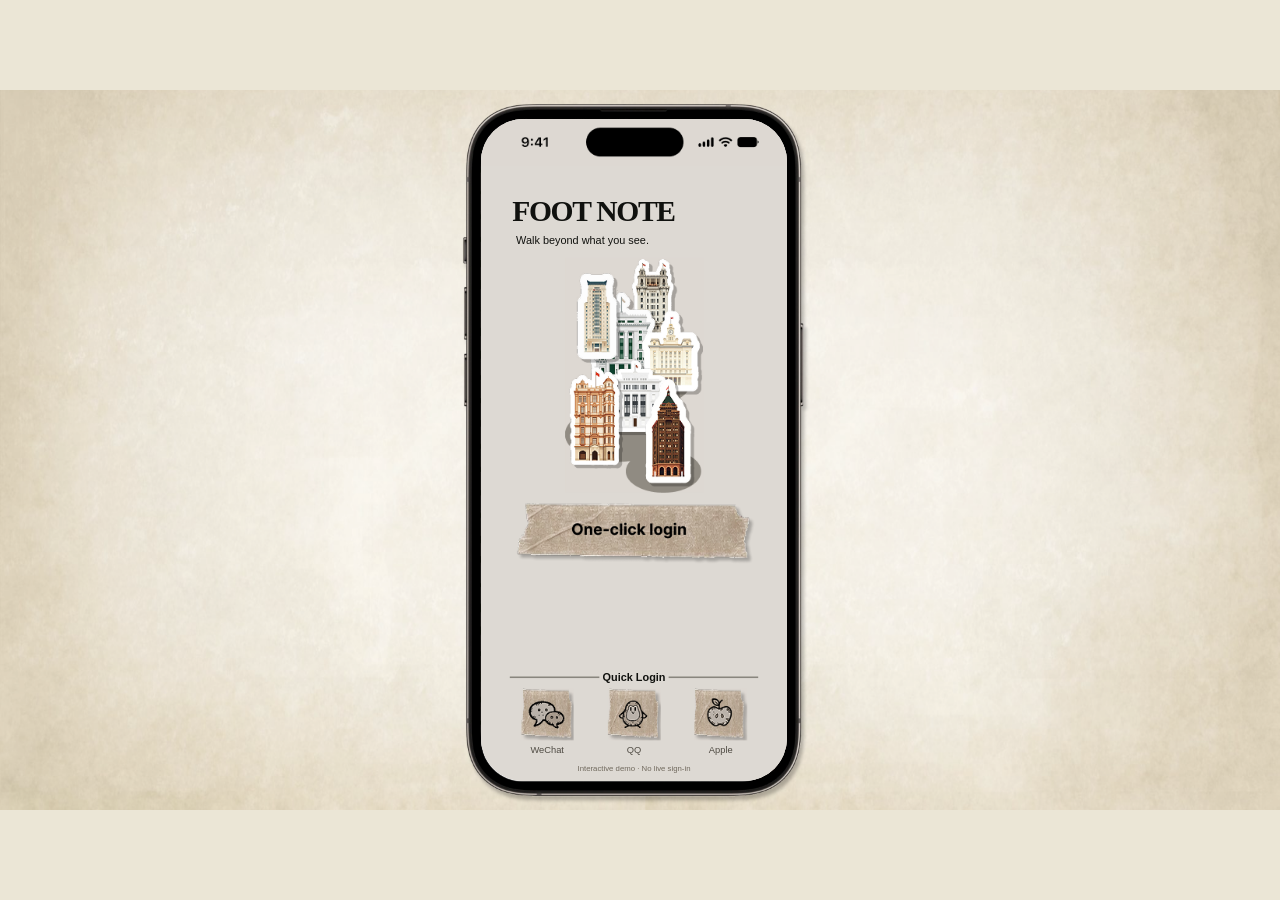
<file: site/index.html>
<!doctype html>
<html lang="en"><head><meta charset="utf-8"><meta name="viewport" content="width=device-width, initial-scale=1"><meta name="theme-color" content="#ebe6d6"><title>FOOT NOTE · Walk beyond what you see</title><link rel="stylesheet" href="viewer.css"></head><body><main class="presentation" aria-label="FOOT NOTE interactive phone preview"><div class="device-screen"><iframe allow="camera" src="app.html" title="FOOT NOTE login and city exploration" id="app-frame"></iframe></div></main><script src="viewer.js"></script></body></html>
</file>
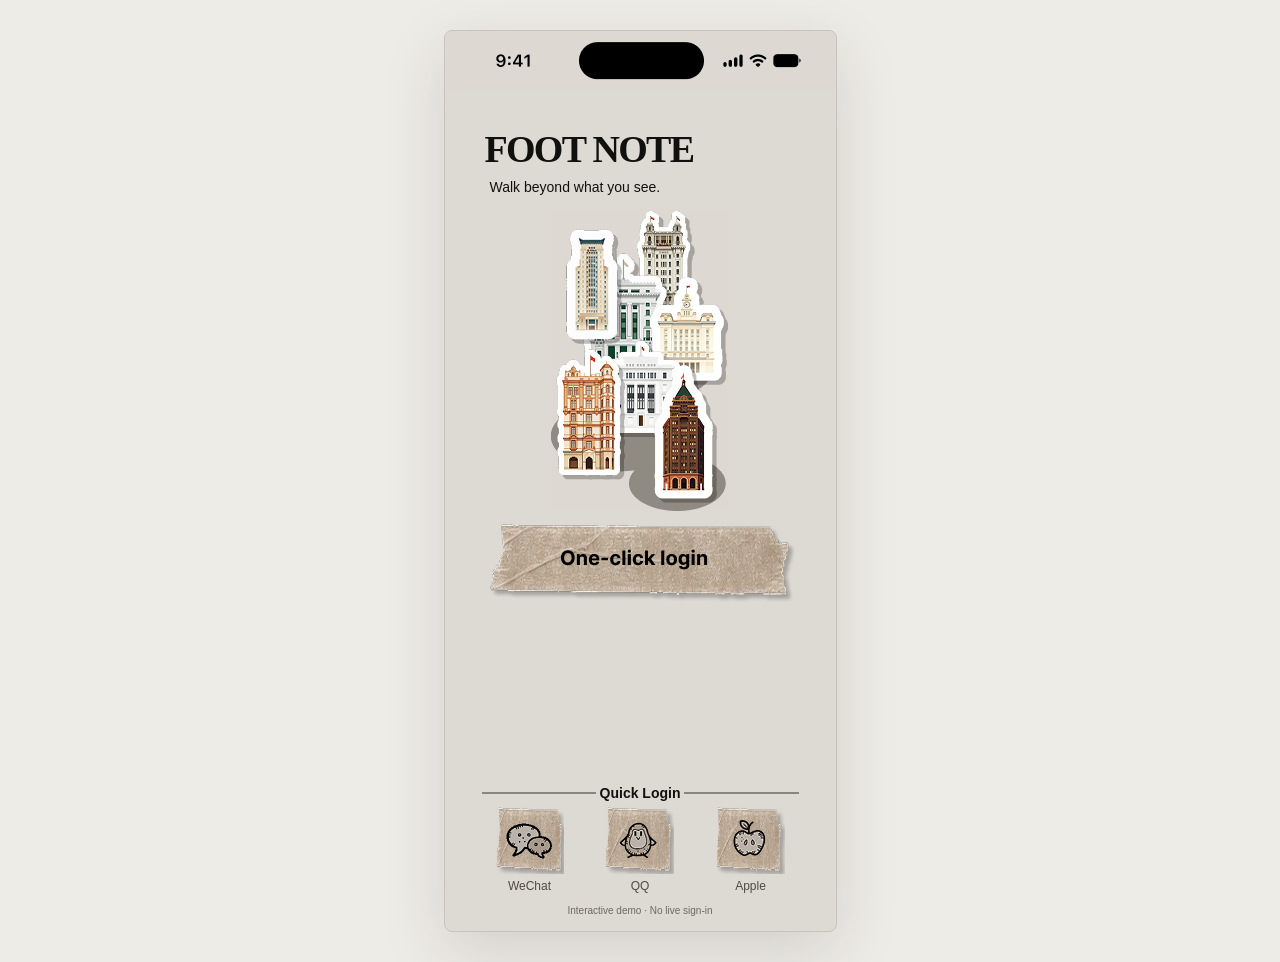
<file: site/app.html>
<!doctype html>
<html lang="en">
<head>
  <meta charset="UTF-8">
  <meta name="viewport" content="width=device-width, initial-scale=1, viewport-fit=cover">
  <meta name="theme-color" content="#ddd9d3">
  <title>FOOT NOTE · Walk beyond what you see</title>
  <link rel="stylesheet" href="styles.css?v=original-paper-3">
</head>
<body>
  <main class="phone" aria-label="FOOT NOTE login prototype">
    <div class="status" aria-hidden="true"><span>9:41</span><span class="island"></span><span class="indicators">▮▮▮ ◒ ▰</span></div>
    <header class="brand"><h1>FOOT NOTE</h1><p>Walk beyond what you see.</p></header>
    <section id="splash" class="splash" aria-label="Welcome screen">
      <div class="splash-art" role="img" aria-label="A collage of historic Shanghai building stickers"></div>
      <button id="skip" class="skip">Enter <span aria-hidden="true">↗</span></button>
    </section>
    <section id="login" class="login" aria-label="Choose a login method" hidden>
      <div class="login-art" role="img" aria-label="A collage of historic Shanghai building stickers"></div>
      <button class="paper primary" id="one-click"><span class="sr-only">One-click login</span></button>
      <div class="quick"><h2><span>Quick Login</span></h2>
        <div class="providers">
          <button class="provider" data-provider="WeChat" aria-label="Log in with WeChat"><span class="provider-art wechat" aria-hidden="true"></span><span class="provider-label">WeChat</span></button>
          <button class="provider" data-provider="QQ" aria-label="Log in with QQ"><span class="provider-art qq" aria-hidden="true"></span><span class="provider-label">QQ</span></button>
          <button class="provider" data-provider="Apple" aria-label="Log in with Apple"><span class="provider-art apple" aria-hidden="true"></span><span class="provider-label">Apple</span></button>
        </div>
      </div>
      <button class="prototype-info" id="info">Interactive demo · No live sign-in</button>
    </section>
    <section class="success" id="success" hidden aria-labelledby="success-title"><span class="success-mark" aria-hidden="true">↗</span><p class="eyebrow">YOUR WALK STARTS HERE</p><h2 id="success-title">Ready to explore the city?</h2><p>You have completed the login demo.<br>City exploration and maps are coming next.</p><button class="paper" id="restart"><span class="paper-label">Back to login</span></button></section>
  </main>
  <dialog id="auth-dialog" aria-labelledby="dialog-title">
    <form id="auth-form" novalidate>
      <div class="dialog-top"><span class="eyebrow">FOOT NOTE / DEMO</span><button type="button" class="close" id="close-dialog" aria-label="Close login dialog">×</button></div>
      <h2 id="dialog-title">Log in with your phone</h2><p id="dialog-description">Enter your phone number to try the login demo.</p>
      <div id="phone-fields"><label for="phone">Phone number</label><div class="phone-input"><span>+86</span><input id="phone" type="tel" inputmode="numeric" autocomplete="tel-national" placeholder="11-digit phone number" maxlength="11" aria-describedby="error"></div></div>
      <label class="consent"><input id="consent" type="checkbox"><span>I understand this is a demo. No verification codes will be sent or real accounts authorized.</span></label>
      <p class="error" id="error" role="alert"></p>
      <button class="paper submit" id="submit" type="submit"><span class="paper-label" id="submit-label">Try demo login</span></button>
      <p class="demo-note">Demo only. Your phone number is not saved.</p>
    </form>
  </dialog>
  <script src="app.js?v=visible-edges-4"></script>
</body>
</html>
</file>
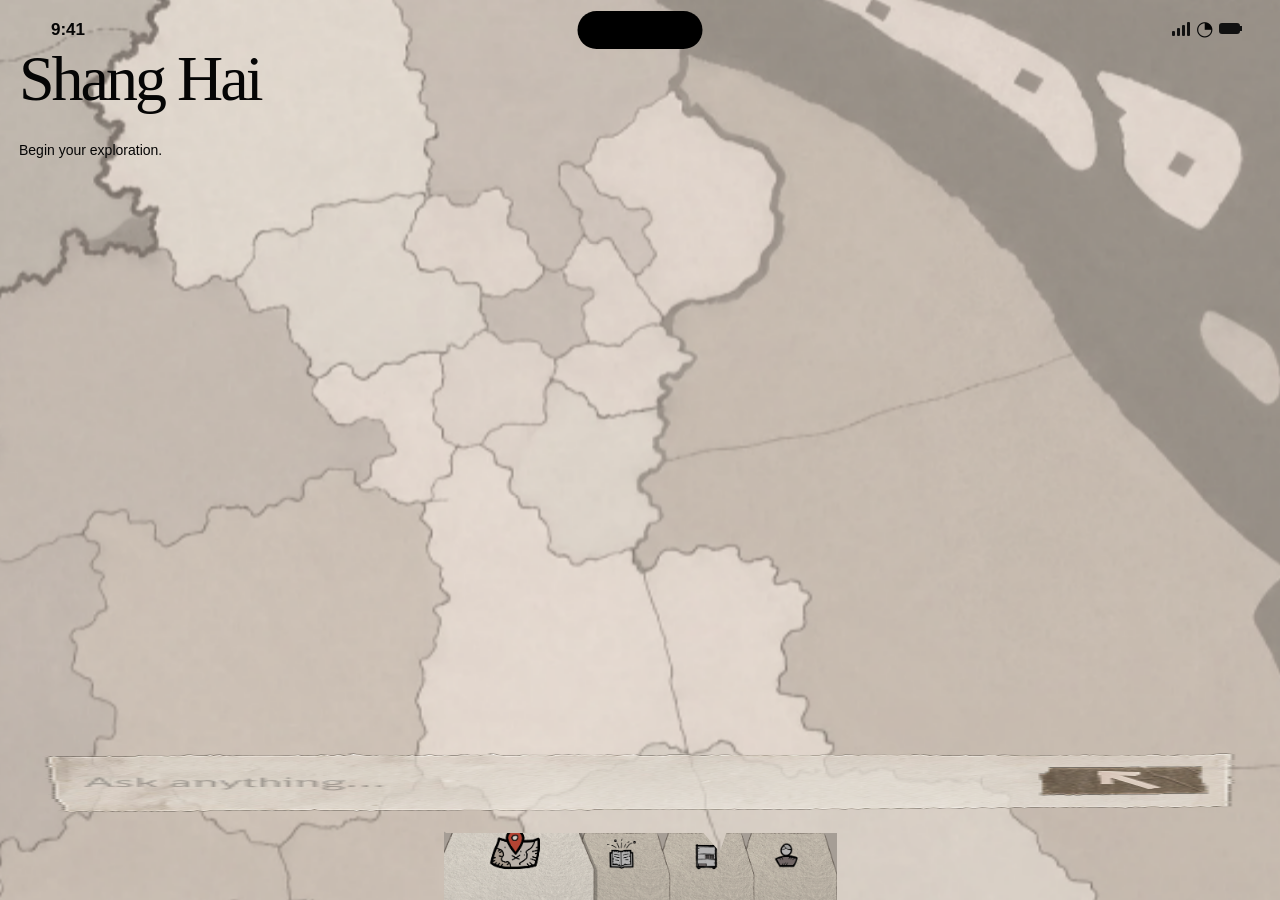
<file: site/map.html>
<!doctype html>
<html lang="en">
<head><meta charset="utf-8"><meta name="viewport" content="width=device-width,initial-scale=1,viewport-fit=cover"><meta name="theme-color" content="#b9b3ab"><title>FOOT NOTE · Map</title><link rel="stylesheet" href="guide-map-aligned.css?v=street-labels-v37"><link rel="stylesheet" href="chat.css?v=street-labels-v37"><link rel="stylesheet" href="community.css?v=street-labels-v37"><link rel="stylesheet" href="journal.css?v=street-labels-v37"><link rel="stylesheet" href="profile.css?v=street-labels-v37"><link rel="stylesheet" href="settings.css?v=street-labels-v37"><link rel="stylesheet" href="sticker-links.css?v=street-labels-v37"><link rel="stylesheet" href="journal-text.css?v=street-labels-v37"><link rel="stylesheet" href="medals.css?v=street-labels-v37"></head>
<body>
<main class="map-app" data-view="district" aria-label="FOOT NOTE city explorer">
  <div id="map-viewport" class="map-viewport" role="region" tabindex="0" aria-label="Interactive map. Drag to explore, scroll or pinch to zoom. Plus and minus keys change scale; Home returns to the Shanghai map.">
    <div id="world-layer" class="layer" hidden><div id="atlas-sheet" class="atlas-sheet"><img src="assets/world-map.svg" alt="World map" draggable="false"><img src="assets/world-map.svg" alt="" draggable="false"><img src="assets/world-map.svg" alt="" draggable="false"><button id="shanghai-marker" class="world-marker" aria-label="Explore Shanghai">Shanghai<span></span></button></div></div>
    <div id="district-layer" class="layer"><div id="district-sheet" class="detail-sheet"><img class="district-art raster-art" width="849" height="1024" src="assets/city-map-figma.png" alt="Shanghai districts" draggable="false"><button class="district-spot" data-district="Huangpu" style="left:46%;top:42%" aria-label="Learn about Huangpu District"></button><button class="district-spot" data-district="Pudong" style="left:72%;top:46%" aria-label="Learn about Pudong District"></button><button class="district-spot" data-district="Jing’an" style="left:35%;top:40%" aria-label="Learn about Jing’an District"></button><button class="district-spot" data-district="Xuhui" style="left:35%;top:57%" aria-label="Learn about Xuhui District"></button><button class="district-spot" data-district="Hongkou" style="left:55%;top:30%" aria-label="Learn about Hongkou District"></button></div></div>
    <div id="street-layer" class="layer" hidden><div id="qgis-street-map" class="qgis-street-map" hidden aria-label="Interactive QGIS street map"></div><div id="qgis-street-label-layer" class="qgis-street-label-layer" aria-hidden="true"></div><div id="street-sheet" class="detail-sheet"><img class="street-map-art raster-art" width="1771" height="1230" src="assets/street-map-figma.png" alt="Street Scale fallback map" draggable="false"><button class="street-spot" data-place="The Bund" style="left:54%;top:38%;width:46px" aria-label="Explore The Bund"></button><button class="street-spot" data-place="Yuyuan Garden" style="left:51%;top:51%;width:46px" aria-label="Learn about Yuyuan Garden"></button><button class="street-spot" data-place="Shanghai Xintiandi" style="left:46%;top:64%;width:46px" aria-label="Learn about Shanghai Xintiandi"></button><button class="street-spot" data-place="People’s Square" style="left:35%;top:55%;width:90px" aria-label="Learn about People’s Square"></button></div></div>
    <div id="architecture-layer" class="layer" hidden><div id="architecture-sheet" class="detail-sheet"><div class="reference-crop architecture-art" role="img" aria-label="Designer’s axonometric Bund waterfront with building sticker pins"></div><button class="building-spot" data-building="Riverside heritage" style="left:43px;top:226px" aria-label="Learn about the waterfront buildings"></button><button class="building-spot" data-building="HSBC Building" style="left:96px;top:246px" aria-label="Learn about HSBC Building"></button><button class="building-spot" data-building="Custom House" style="left:165px;top:264px" aria-label="Learn about Custom House"></button><button class="building-spot" data-building="Peace Hotel" style="left:231px;top:289px" aria-label="Learn about Peace Hotel"></button><button class="building-spot" data-building="Riverside heritage" style="left:291px;top:336px" aria-label="Learn about the waterfront architecture"></button><button class="building-spot" data-building="Riverside heritage" style="left:330px;top:373px" aria-label="Learn about the waterfront architecture"></button></div></div>
  </div>
  <div class="status" aria-hidden="true"><span>9:41</span><span class="island"></span><span class="signals"><i></i><i></i><i></i><i></i><b>◔</b><em></em></span></div>
  <h1 id="scale-title" class="sr-only">City Scale</h1>
  <section id="city-welcome" class="city-welcome" aria-live="polite"><h2>Shang Hai</h2><p>Begin your exploration.</p></section>
  <section id="guide-card" class="guide-card" aria-label="Contextual city guide"><button id="collapse-guide" class="collapse-guide" aria-label="Minimize introduction">−</button><p id="guide-context" class="guide-context">Shanghai · City Scale</p><div id="guide-messages" class="guide-messages" aria-live="polite"></div><button id="guide-action" class="guide-action" hidden>Explore Shanghai ↗</button></section>
  <button id="expand-guide" class="expand-guide" hidden aria-label="Show guide introduction">Read the place ↗</button>
  <form id="guide-form" class="guide-entry"><label for="guide-query" class="sr-only">Ask about the current view</label><input id="guide-query" placeholder="Ask anything..." autocomplete="off"><button type="submit" aria-label="Send message"></button></form>
  <nav class="bottom-nav" aria-label="Main navigation"><button data-panel="map" aria-label="Map" aria-current="page"></button><button data-panel="notes" aria-label="Field notes"></button><button data-panel="collection" aria-label="Collection"></button><button data-panel="profile" aria-label="Profile"></button></nav>
  <section id="info-panel" class="info-panel" hidden aria-labelledby="panel-title"><button id="panel-close" class="panel-close" aria-label="Close panel">×</button><h2 id="panel-title"></h2><div id="panel-content"></div></section>
  <span id="announcement" class="sr-only" aria-live="polite"></span>
<section id="chat-page" class="chat-page" hidden aria-label="Place conversation">
  <header id="chat-header" class="chat-header"><img id="chat-header-paper" class="chat-header-paper" src="assets/chat/75370.png" alt=""><button id="chat-back" class="chat-back" aria-label="Back to map"><img src="assets/chat/144f6.png" alt=""><span>&lt;</span></button><button id="chat-place-toggle" class="chat-place-toggle" aria-label="Expand place stories"><img id="chat-place-sticker" src="assets/chat/a2de3.png" alt=""><span id="chat-place-title">Cathay Hotel</span></button><div id="chat-film-strip" class="chat-film-strip" hidden></div><button id="chat-strip-next" class="chat-strip-next texture-control" hidden aria-label="Next story"><span>›</span></button></header>
  <div id="chat-conversation" class="chat-conversation" aria-live="polite"></div>
  <button id="chat-notebook" class="chat-notebook" aria-label="Open field notes"><img src="assets/chat/0ae5f.png" alt=""></button>
  <form id="chat-composer" class="chat-composer"><img class="chat-composer-paper" src="assets/chat/2f5fa.png" alt=""><label class="sr-only" for="chat-input">Ask about this place</label><input id="chat-input" placeholder="Ask anything…" autocomplete="off"><button id="chat-add" class="chat-add texture-control" hidden type="button" aria-label="Open task tool"><span>+</span></button><button id="chat-send" class="chat-send" type="submit" aria-label="Send message"><img class="chat-send-paper" src="assets/chat/7c7b6.png" alt=""><img class="chat-send-arrow" src="assets/chat/c44d2.png" alt=""></button></form>
</section>
<dialog id="chat-lightbox" class="chat-lightbox" aria-label="Peace Hotel photo"><button id="chat-photo-close" class="chat-photo-close texture-control" aria-label="Close photo"><span>&lt;</span></button><div class="chat-lightbox-photo"><img id="chat-photo-large" src="assets/chat/c709c.png" alt="Peace Hotel interior reference"></div><div class="chat-lightbox-peek peek-left" aria-hidden="true"><img src="assets/chat/c709c.png" alt=""></div><div class="chat-lightbox-peek peek-right" aria-hidden="true"><img src="assets/chat/c709c.png" alt=""></div></dialog>
<section id="chat-camera" class="chat-camera" hidden aria-label="Task completion tool"><img id="camera-reference" class="camera-reference" hidden src="assets/chat/1a2b8.png" alt="Reference scene of an antique iron-gated elevator"><video id="chat-camera-video" autoplay playsinline muted hidden></video><button id="chat-camera-back" class="chat-camera-back texture-control" aria-label="Back to conversation"><span>&lt;</span></button><div class="camera-hud camera-hud-top"><img src="assets/chat/5f03b.png" alt=""></div><div class="camera-hud camera-hud-center"><img src="assets/chat/5f03b.png" alt=""></div><div class="camera-hud camera-hud-bottom"><img src="assets/chat/652e9.png" alt=""></div><button id="chat-shutter" class="chat-shutter" aria-label="Capture reference"><img src="assets/chat/96cb3.svg" width="61" height="61" alt=""></button><button id="camera-retry" class="camera-retry" hidden>Retry camera</button><p id="camera-feedback" class="camera-feedback" role="status"></p></section>

</main><script src="architecture-figma.js?v=46"></script><script src="assets/maplibre-gl.js"></script><script src="qgis-points.js?v=43"></script><script src="guide-map.js?v=46"></script>
<script src="chat.js?v=street-labels-v37"></script><script src="community-content.js?v=street-labels-v37"></script><script src="community.js?v=street-labels-v37"></script><script src="journal.js?v=street-labels-v37"></script><script src="profile-graph.js?v=41"></script><script src="profile.js?v=41"></script><script src="medals.js?v=street-labels-v37"></script><script src="settings.js?v=street-labels-v37"></script><script src="sticker-links.js?v=street-labels-v37"></script><script src="journal-text.js?v=street-labels-v37"></script></body></html>
</file>
<file: site/viewer.css>
:root{background:#ebe6d6;color-scheme:light}*{box-sizing:border-box}html,body{margin:0;width:100%;height:100%;overflow:hidden}body{display:grid;place-items:center;background:#ebe6d6}.presentation{position:relative;width:min(100vw,177.777778dvh);aspect-ratio:16/9;background:url('assets/desktop-stage.png') center/100% 100% no-repeat}.device-screen{position:absolute;left:37.5520833%;top:4.074074%;width:23.90625%;height:91.944444%;border-radius:14% / 6.5%;overflow:hidden;background:#ddd9d3;isolation:isolate}.device-screen iframe{display:block;border:0;width:393px;height:852px;transform:scale(var(--app-scale,1));transform-origin:top left;background:#ddd9d3}@media(max-aspect-ratio:3/4){.presentation{width:auto;height:min(100dvh,207.692308vw);aspect-ratio:16/9;flex-shrink:0}body{display:flex;justify-content:center;align-items:center}}@media(prefers-reduced-motion:reduce){*{scroll-behavior:auto}}
</file>
<file: site/styles.css>
:root{--bg:#ddd9d3;--ink:#10110e;--muted:#66625b;--line:#89867e;--paper:#c7bca8;--body:Arial,"PingFang SC","Microsoft YaHei",sans-serif;--title:Georgia,"Times New Roman",serif;color-scheme:light;font-family:var(--body);color:var(--ink);background:#eeece7;font-synthesis:none}*{box-sizing:border-box}body{margin:0;min-height:100dvh;display:grid;place-items:center}button,input{font:inherit}button{color:inherit;cursor:pointer;-webkit-tap-highlight-color:transparent}button:focus-visible,input:focus-visible{outline:3px solid #665c40;outline-offset:5px}button{transition:transform .16s,filter .16s}button:hover{filter:brightness(1.035)}button:active{transform:translateY(2px) scale(.985)}button:disabled{cursor:wait;opacity:.65}[hidden]{display:none!important}.phone{position:relative;background:var(--bg);width:100%;max-width:393px;min-height:max(852px,100dvh);overflow:hidden}.status{position:relative;display:flex;justify-content:space-between;align-items:center;height:60px;padding:0 38px 0 51px;font-size:17px;font-weight:600}.island{position:absolute;left:50%;top:11px;transform:translateX(-50%);width:125px;height:38px;border-radius:24px;background:#000}.indicators{font-size:18px;letter-spacing:1px}.brand{position:relative;z-index:1;margin:36px 40px 0}.brand h1{font-family:var(--title);font-size:38px;font-weight:700;letter-spacing:-1.7px;line-height:44px;margin:0;white-space:nowrap}.brand p{font-size:14px;line-height:20px;margin:6px 5px 0}.splash{position:relative;padding-top:12px}.splash-art{width:365px;height:620px;margin:0 auto;background:url('assets/start-reference.png') -14px -176px /393px 852px no-repeat}.skip{display:block;margin:8px auto 20px;padding:8px 18px;border:0;background:none;font-size:12px;letter-spacing:1px;color:var(--muted)}.login{display:flex;flex-direction:column;align-items:center;min-height:680px;animation:appear .65s ease both}.login-art{width:178px;height:302px;margin:12px auto 9px;background:url('assets/login-reference.png') -103px -178px /393px 852px no-repeat}.paper{position:relative;display:inline-grid;place-items:center;border:0;background:transparent url("assets/paper-button.png") center/325px 124px no-repeat;box-shadow:none;font-size:18px;font-weight:700;line-height:24px;height:98px;min-height:98px;padding:20px 24px;isolation:isolate}.primary{width:325px;max-width:calc(100% - 40px)}.quick{width:calc(100% - 74px);margin-top:auto;padding-top:120px}.quick h2{display:flex;align-items:center;gap:4px;font-size:14px;line-height:20px;font-weight:700;margin:0 0 4px;white-space:nowrap}.quick h2:before,.quick h2:after{content:"";height:2px;background:var(--line);flex:1}.providers{display:flex;justify-content:space-between;padding:0 14px}.provider{border:0;background:none;padding:0;display:flex;flex-direction:column;align-items:center;gap:4px;min-width:66px;min-height:88px}.provider-art{display:block;width:68px;height:67px;background-image:url('assets/login-reference.png');background-size:393px 852px;background-repeat:no-repeat}.wechat{background-position:-52px -743px}.qq{background-position:-165px -743px}.apple{background-position:-278px -743px}.provider-label{font-size:12px;line-height:16px;color:#4f4b43}.prototype-info{border:0;background:none;font-size:10px;color:#70695d;line-height:16px;padding:8px 12px 12px;margin:0 auto}.success{padding:72px 34px;text-align:center;animation:appear .4s ease}.success-mark{display:block;font-family:var(--title);font-size:90px;line-height:110px;color:#776d56}.eyebrow{font-size:11px;letter-spacing:1.5px;font-weight:700}.success h2{font-size:25px;line-height:36px;margin:18px 0}.success p:not(.eyebrow){font-size:14px;line-height:24px;color:var(--muted)}.success .paper{width:100%;margin-top:32px;font-size:16px}dialog{width:min(361px,calc(100% - 32px));padding:26px;border:1px solid #b9b2a5;background:#eeebe5;color:var(--ink);box-shadow:0 20px 80px #0003;border-radius:3px}dialog::backdrop{background:#24211988;backdrop-filter:blur(4px)}.dialog-top{display:flex;align-items:center;justify-content:space-between}.close{border:0;background:none;width:40px;height:40px;font-size:28px;line-height:40px}.dialog-top .eyebrow{color:var(--muted);font-size:10px}dialog h2{font-size:24px;line-height:32px;margin:14px 0 8px}dialog p{font-size:14px;line-height:22px;color:var(--muted)}#phone-fields{margin:26px 0 20px}#phone-fields>label{font-size:12px;font-weight:700;display:block;margin-bottom:8px}.phone-input{display:flex;align-items:center;border:1px solid #a8a193;background:#faf8f2;min-height:50px}.phone-input:focus-within{outline:2px solid #817456;outline-offset:2px}.phone-input span{font-size:14px;padding:0 12px;border-right:1px solid #cbc5b9}input[type=tel]{width:100%;min-width:0;border:0;background:none;padding:14px 10px;font-size:16px;outline:none}.consent{display:flex;gap:10px;align-items:flex-start;font-size:12px;line-height:20px;margin-top:22px;cursor:pointer}.consent input{width:18px;height:18px;flex-shrink:0;margin:1px 0;accent-color:#695d42}.error{min-height:22px;color:#9a392a;margin:10px 0;font-size:12px}.submit{width:100%;font-size:16px}.demo-note{text-align:center;font-size:11px!important;margin:12px 0 0}body:has(dialog[open]){overflow:hidden}@keyframes appear{from{opacity:0;transform:translateY(8px)}to{opacity:1;transform:translateY(0)}}@media(min-width:600px){body{padding:30px}.phone{min-height:852px;box-shadow:0 20px 65px #26201822;border:1px solid #c8c3bb;border-radius:8px}.login{min-height:680px}}@media(max-width:360px){.brand{margin-left:28px;margin-right:28px}.splash-art{margin-left:calc((100% - 365px)/2)}.quick{width:calc(100% - 48px)}}@media(prefers-reduced-motion:reduce){*,*:before,*:after{animation:none!important;transition:none!important}}

/* Use the supplied original paper artwork for every paper button. */
.paper:not(.primary)::before{content:"";position:absolute;width:220px;height:15px;top:calc(50% - 18px);left:50%;transform:translateX(-50%) scaleY(2);background:transparent url("assets/paper-button.png") -55px -24px/325px 124px no-repeat;z-index:0;pointer-events:none}.paper-label{position:relative;top:-9px;z-index:1}.sr-only{position:absolute;width:1px;height:1px;padding:0;margin:-1px;overflow:hidden;clip:rect(0,0,0,0);white-space:nowrap;border:0}.phone{min-height:100dvh}.login{min-height:calc(100dvh - 166px)}.prototype-info{font-size:10px}.status{flex-shrink:0}html,body{scrollbar-width:thin}

.status{background:url("assets/login-reference.png") center top/393px 852px no-repeat}.status>span{visibility:hidden}
</file>
<file: site/guide-map-aligned.css>
:root{font-family:Arial,sans-serif;color:#5d5a53;background:#b9b3ab;color-scheme:light;font-synthesis:none}*{box-sizing:border-box}html,body{width:100%;height:100%;margin:0;overflow:hidden}button,input,textarea{font:inherit;color:inherit}button{cursor:pointer;-webkit-tap-highlight-color:transparent}[hidden]{display:none!important}button:focus-visible,input:focus-visible,textarea:focus-visible{outline:2px solid #946b50;outline-offset:3px}.map-app{position:relative;width:100%;height:100dvh;overflow:hidden}.map-viewport,.layer{position:absolute;inset:0;overflow:hidden}.map-viewport{touch-action:none;cursor:grab;outline-offset:-3px}.map-viewport.dragging{cursor:grabbing}.layer{animation:reveal .28s ease}.atlas-sheet{position:absolute;left:50%;top:45%;width:4320px;height:720px;display:flex;will-change:transform}.atlas-sheet>img{display:block;width:1440px;height:720px;flex-shrink:0;user-select:none;pointer-events:none}.world-marker{position:absolute;left:2602px;top:205px;border:0;background:transparent;font-size:14px;color:#4e4539;text-shadow:0 1px 4px #f6eee1;min-width:85px;min-height:40px}.world-marker span{display:block;margin:8px auto 0;width:11px;height:11px;border-radius:50%;background:#be4b37;box-shadow:0 0 0 5px #eee2cc99}.detail-sheet{position:absolute;left:0;top:0;width:393px;min-height:852px;transform-origin:50% 40%;will-change:transform;background:#b9b3ab}.district-art{position:absolute;top:0;left:0;width:100%;height:1002px;object-fit:cover;object-position:center top;pointer-events:none;user-select:none}.reference-crop{position:absolute;left:0;top:0;width:393px;background-repeat:no-repeat;background-size:393px 852px;background-position:0 -58px;pointer-events:none}.street-art{height:645px;background-image:url('assets/street-reference.png')}.architecture-art{height:467px;background-image:url('assets/architecture-reference.png')}.map-app[data-view=architecture] #architecture-sheet{background:#a7a095}.district-spot,.street-spot,.building-spot{position:absolute;border:0;background:transparent;padding:0}.district-spot{width:44px;height:52px;border-radius:50%}.street-spot{width:40px;height:40px;border-radius:50%}.square-spot{width:100px}.building-spot{width:69px;height:83px;border-radius:50%}.district-spot:focus-visible,.street-spot:focus-visible,.building-spot:focus-visible{background:#f0e5ca55}.status{position:absolute;inset:0 0 auto;pointer-events:none;z-index:3;height:58px;padding:20px 40px 0 51px;display:flex;justify-content:space-between;font-size:17px;font-weight:600;color:#050505}.island{position:absolute;left:50%;top:11px;transform:translateX(-50%);width:125px;height:38px;border-radius:30px;background:#000}.signals{display:flex;align-items:end;gap:2px;height:16px;padding-top:2px}.signals i{display:block;width:3px;background:#111;border-radius:1px;height:5px}.signals i:nth-child(2){height:8px}.signals i:nth-child(3){height:11px}.signals i:nth-child(4){height:14px}.signals b{font-size:20px;line-height:16px;margin-left:4px}.signals em{width:21px;height:11px;background:#111;border-radius:3px;margin:0 0 2px 4px;position:relative}.signals em:after{content:"";position:absolute;right:-2px;top:3px;width:2px;height:5px;background:#111}.bottom-nav{position:absolute;bottom:0;left:0;width:100%;height:82px;display:grid;grid-template-columns:39% 19% 21% 21%;background:url('assets/map-screen-reference.png') center bottom/393px 852px no-repeat;z-index:5}.bottom-nav button{border:0;background:none}.bottom-nav button:focus-visible{outline-offset:-5px}.guide-entry{position:absolute;left:0;bottom:82px;width:100%;height:70px;margin:0;background:url('assets/guide-frame.png') center/100% 100% no-repeat;z-index:4;isolation:isolate}.guide-entry input{position:absolute;left:25px;top:22px;width:calc(100% - 105px);height:28px;font-size:12px;border:0;background:transparent;outline:none;padding:0;z-index:1;color:#615c52}.guide-entry input::placeholder{color:transparent}.guide-entry button{position:absolute;right:21px;top:17px;width:54px;height:35px;background:none;border:0;z-index:1}.guide-entry:focus-within:before,.guide-entry.has-value:before{content:"";position:absolute;left:25px;top:29px;width:265px;height:11px;background:url('assets/guide-frame.png') -25px -15px/393px 70px no-repeat;transform:scaleY(2.6);z-index:0}.guide-context{font-size:9px;line-height:14px;letter-spacing:1px;color:#817968;margin:0 20px 9px 0}.guide-messages{font-size:13px;line-height:20px;max-height:159px;overflow-y:auto;overscroll-behavior:contain;scrollbar-width:thin;white-space:pre-line}.guide-messages p{margin:0 0 10px}.guide-messages p:last-child{margin-bottom:0}.guide-messages .question{font-size:12px;color:#8b614c;border-left:2px solid #b69979;padding-left:10px;margin-top:12px}.collapse-guide{position:absolute;right:-3px;top:-4px;width:24px;height:24px;border:0;background:transparent;font-size:18px;color:#8b806d}.guide-action{border:0;background:none;padding:8px 0 0;font-size:11px;color:#765f46;text-decoration:underline}.expand-guide{position:absolute;bottom:157px;left:22px;padding:7px 10px;background:#e5dfd2dd;border:1px solid #a69a87;font-size:10px;z-index:4}.info-panel{position:absolute;left:16px;right:16px;bottom:155px;max-height:calc(100% - 220px);overflow:auto;background:#e5dfd2;border:12px solid transparent;border-image:url('assets/guide-frame.png') 12 14 14 16 stretch;padding:12px;box-shadow:0 8px 35px #40372944;z-index:6}.info-panel h2{font-family:Georgia,serif;font-size:24px;font-weight:400;margin:18px 0}.info-panel p{font-size:12px;line-height:20px}.panel-close{position:absolute;right:0;top:0;width:32px;height:32px;background:none;border:0;font-size:24px}.info-panel textarea{width:100%;resize:vertical;min-height:100px;padding:10px;background:#f5efe2;border:1px solid #b8ad98;font-size:13px;line-height:20px}.panel-action{display:block;font-size:12px;color:#6d5b43;padding:12px 0;border:0;background:transparent;text-decoration:underline;text-align:left}.paper-action{width:100%;height:98px;position:relative;display:grid;place-items:center;background:transparent url('assets/paper-button.png') center/325px 124px no-repeat;border:0;isolation:isolate;font-size:15px;font-weight:700}.paper-action:before{content:"";position:absolute;width:220px;height:15px;top:calc(50% - 18px);left:50%;transform:translateX(-50%) scaleY(2);background:url('assets/paper-button.png') -55px -24px/325px 124px no-repeat;z-index:0}.paper-action span{position:relative;top:-9px;z-index:1}.sr-only{position:absolute;width:1px;height:1px;padding:0;margin:-1px;overflow:hidden;clip:rect(0,0,0,0);white-space:nowrap;border:0}@keyframes reveal{from{opacity:0}to{opacity:1}}@media(prefers-reduced-motion:reduce){*{animation:none!important;transition:none!important}}

#world-layer{background:#a8a39d}.atlas-sheet{top:32%}

/* Original reply paper. Grow with text, then scroll inside the 240px limit. */
.guide-context{flex-shrink:0;margin:0 20px 8px 0}.guide-messages{flex:0 1 auto;min-height:0;max-height:160px;overflow-y:auto;scrollbar-gutter:stable}.guide-action{flex-shrink:0;align-self:flex-start}.collapse-guide{top:18px;right:18px}.guide-card[data-typing=true] .guide-action{display:none}.typing:after{content:"";display:inline-block;width:1px;height:13px;vertical-align:-2px;margin-left:2px;background:#746959;animation:caret-blink .8s step-end infinite}@keyframes caret-blink{50%{opacity:0}}@media(prefers-reduced-motion:reduce){.typing:after{animation:none}}

/* Both source papers share a 393px canvas, including transparent margins. */
.collapse-guide{right:27px}
:root{--scrollbar-track:#E3DCD3;--scrollbar-thumb:#A79A8D;--scrollbar-active:#766753}
.guide-messages,.info-panel,.info-panel textarea{scrollbar-width:thin;scrollbar-color:var(--scrollbar-thumb) var(--scrollbar-track)}
@supports selector(::-webkit-scrollbar){.guide-messages,.info-panel,.info-panel textarea{scrollbar-width:auto;scrollbar-color:auto}.guide-messages::-webkit-scrollbar,.info-panel::-webkit-scrollbar,.info-panel textarea::-webkit-scrollbar{width:6px;height:6px}.guide-messages::-webkit-scrollbar-track,.info-panel::-webkit-scrollbar-track,.info-panel textarea::-webkit-scrollbar-track{background:var(--scrollbar-track);border-radius:6px}.guide-messages::-webkit-scrollbar-thumb,.info-panel::-webkit-scrollbar-thumb,.info-panel textarea::-webkit-scrollbar-thumb{background:var(--scrollbar-thumb);border:1px solid var(--scrollbar-track);border-radius:6px}.guide-messages::-webkit-scrollbar-thumb:hover,.info-panel::-webkit-scrollbar-thumb:hover,.info-panel textarea::-webkit-scrollbar-thumb:hover{background:var(--scrollbar-active)}.guide-messages::-webkit-scrollbar-button,.info-panel::-webkit-scrollbar-button,.info-panel textarea::-webkit-scrollbar-button{display:none;width:0;height:0}.guide-messages::-webkit-scrollbar-corner,.info-panel::-webkit-scrollbar-corner,.info-panel textarea::-webkit-scrollbar-corner{background:transparent}}

/* Align visible paper edges, rather than transparent PNG canvas bounds. */
.guide-card{position:absolute;left:0;right:0;bottom:153px;display:flex;flex-direction:column;min-height:76px;max-height:240px;padding:25px 32px 24px;border:0;box-shadow:none;isolation:isolate;z-index:4;background:transparent url("assets/guide-paper.png") 1.125px center/calc(100% * .991758242) 100% no-repeat}

/* Full source images share the same geometry as their clickable landmarks. */
#district-sheet,#street-sheet{min-height:0;transform-origin:0 0;background:transparent}.district-art,.street-map-art{position:absolute;inset:0;display:block;width:100%;height:100%;object-fit:fill;object-position:center;pointer-events:none;user-select:none}#street-sheet .street-spot{transform:translate(-50%,-50%)}
.street-map-art{filter:contrast(.72) brightness(1.05);opacity:1}.street-label-layer{display:none}.qgis-street-map{position:absolute;inset:0;z-index:3;overflow:hidden;background:#c3bdb5;touch-action:none}.qgis-street-map[hidden]{display:none}.qgis-street-map .maplibregl-canvas-container,.qgis-street-map .maplibregl-canvas{position:absolute;inset:0;width:100%!important;height:100%!important}.qgis-street-map .maplibregl-canvas{outline:0}.qgis-street-label-layer{position:absolute;inset:0;z-index:4;pointer-events:none;overflow:hidden}.qgis-street-label{position:absolute;box-sizing:border-box;width:min(145px,calc(100% - 28px));color:#514d48;font:600 10px/1.16 Georgia,"Times New Roman",serif;letter-spacing:-.1px;text-shadow:-1px 0 #e8e1d8,0 1px #e8e1d8,1px 0 #e8e1d8,0 -1px #e8e1d8;padding:1px 2px;white-space:normal}.qgis-street-label i{display:inline-block;width:7px;height:7px;margin:0 4px 1px 0;vertical-align:middle;border-radius:50%;background:#c54d3c;box-shadow:0 0 0 1px #e4d8ca}.qgis-street-map.is-ready ~ #street-sheet{visibility:hidden}

.city-welcome{position:absolute;z-index:7;top:54px;left:19px;color:#050505;pointer-events:none;transition:opacity .32s ease,transform .32s ease}.city-welcome h2{font-family:"Playfair Display",Georgia,"Times New Roman",serif;font-size:64px;line-height:49px;font-weight:500;letter-spacing:-3px;margin:0;white-space:nowrap}.city-welcome p{font:14px/normal Inter,Arial,sans-serif;margin:39px 0 0}.city-welcome.is-hidden{opacity:0;transform:translateY(-10px);visibility:hidden}
#architecture-layer{background:#a69e96}#architecture-sheet{transform-origin:0 0!important;background:transparent!important}

/* Keep only the navigation paper silhouette; gaps reveal the live map. */
.bottom-nav{background:none;isolation:isolate}.bottom-nav:before{content:"";position:absolute;inset:0;background:url("assets/navigation-reference.png") center bottom/393px 852px no-repeat;clip-path:polygon(0 45.12%,3.31% 2.44%,33.33% 2.44%,34.86% 18.29%,54.96% 18.29%,56.23% 41.46%,56.74% 18.29%,77.86% 18.29%,79.13% 41.46%,79.64% 18.29%,100% 18.29%,100% 100%,0 100%);z-index:-1;pointer-events:none}
</file>
<file: site/chat.css>
.chat-page{position:absolute;inset:0;z-index:4;background:#ddd8d2;color:#515151;font-family:Arial,sans-serif}.map-app.chat-open>.status{z-index:9}.map-app.chat-open>.bottom-nav{z-index:5}.chat-header{position:absolute;left:10px;right:7px;top:52px;height:56px;z-index:2}.chat-header-paper{position:absolute;inset:0;width:100%;height:100%;object-fit:fill;pointer-events:none}.chat-header.expanded{height:154px;left:8px;right:9px}.chat-back{position:absolute;left:10px;top:5px;width:30px;height:48px;background:none;border:0;padding:0}.chat-back img{position:absolute;inset:0;width:30px;height:48px;transform:scaleX(-1)}.chat-back span{position:relative;font-family:Georgia,serif;font-size:27px;line-height:30px;color:#323232;top:-2px}.chat-place-toggle{position:absolute;left:110px;right:25px;top:2px;height:54px;border:0;background:none;display:flex;align-items:center;gap:9px;padding:0;text-align:left}.chat-place-toggle img{height:54px;width:28px;object-fit:fill}.chat-place-toggle span{font-family:Georgia,serif;font-size:20px;font-weight:700;color:#323232;line-height:22px;white-space:nowrap;max-width:210px;overflow:hidden;text-overflow:ellipsis}.chat-place-toggle.no-sticker{left:57px}.chat-film-strip{position:absolute;left:17px;right:11px;top:65px;height:85px;display:flex;gap:4px;overflow:hidden}.chat-film-tab{flex:0 0 80px;border:0;background:none;padding:0;display:flex;align-items:center;flex-direction:column;gap:4px;font-size:9px;color:#252525;min-width:0}.chat-film-tab img{width:40px;height:59px;object-fit:cover;border:4px solid #fff;box-shadow:0 1px 4px #0004}.chat-film-tab span{width:80px;white-space:nowrap;overflow:hidden;text-overflow:ellipsis;text-align:center;line-height:12px}.chat-film-tab[aria-pressed=true] img{outline:1px solid #766753;outline-offset:2px}.texture-control{position:relative;border:0;background:none;padding:0;isolation:isolate;color:#252525}.texture-control:before{content:"";position:absolute;inset:0;background:url('assets/chat/144f6.png') center/100% 100% no-repeat;z-index:-1}.texture-control>span{position:relative;z-index:1}.chat-strip-next{position:absolute;right:10px;top:89px;width:30px;height:48px;font-size:27px}.chat-conversation{position:absolute;top:120px;left:0;right:0;bottom:181px;overflow:auto;overscroll-behavior:contain;scrollbar-width:thin;scrollbar-color:#a79a8d #e3dcd3;padding:0 16px 24px;display:flex;flex-direction:column;gap:9px}.chat-page.has-strip .chat-conversation{top:212px}.chat-paper{position:relative;isolation:isolate;flex-shrink:0;width:353px;margin-left:-22px;padding:24px 37px;color:#515151}.chat-paper>.chat-paper-art{position:absolute;inset:0;width:100%;height:100%;opacity:.75;transform:scaleX(-1);pointer-events:none;z-index:-1;filter:drop-shadow(2px 2px 2px #0003)}.chat-intro{height:229px;padding-top:30px;padding-left:39px}.chat-intro h2{font-family:Georgia,serif;font-size:20px;line-height:22px;font-weight:400;margin:0 0 6px;color:#323232}.chat-intro p{font-size:14px;line-height:22px;margin:0;width:277px}.chat-intro .chat-prompt{margin-top:0}.chat-topics{display:flex;gap:4px;margin-top:0;height:44px;align-items:center}.chat-topic{height:44px;min-width:61px;padding:0 9px;border:0;background:none;position:relative;isolation:isolate;font-size:14px;color:#252525}.chat-topic:before{content:"";position:absolute;inset:0;z-index:-1;background:url('assets/chat/729d2.png') -5px -306px/159px 488px no-repeat;filter:drop-shadow(1px 1px 2px #0004)}.chat-topic:nth-child(2){min-width:91px}.chat-topic:nth-child(3){min-width:100px}.chat-photo-card{position:relative;flex-shrink:0;width:328px;height:166px;border:0;padding:0;background:none;text-align:left;margin-bottom:0}.chat-photo-stack,.chat-photo-mount{position:absolute;left:0;top:0;width:167px;height:149px;transform:rotate(2.48deg);background:#f5f3f1;border:2px solid #847777;box-shadow:1px 1px #0004}.chat-photo-stack{left:7px;top:5px}.chat-photo-window{position:absolute;left:12.6px;top:11.6px;width:143.2px;height:115.55px;overflow:hidden;border:1px solid #000;transform:rotate(2.4deg)}.chat-photo-window img{position:absolute;left:-4.53%;top:0;width:121.11%;height:100%;opacity:.89}.chat-photo-note{position:absolute;left:124.3px;top:34.16px;width:204px;height:95px;isolation:isolate}.chat-photo-note img{position:absolute;inset:0;width:100%;height:100%;filter:drop-shadow(2px 2px 2px #0004);z-index:-1}.chat-photo-note span{position:absolute;left:24px;top:25px;width:168px;font-size:14px;line-height:22px;color:#515151}.chat-user-bubble{align-self:flex-end;flex-shrink:0;width:249px;min-height:48px;position:relative;padding:14px 16px;font-size:14px;line-height:20px;isolation:isolate;margin:3px -3px 6px 0}.chat-user-bubble img{position:absolute;inset:0;width:100%;height:100%;z-index:-1;filter:drop-shadow(2px 2px 2px #0004)}.chat-choices{height:143px;margin-top:0;padding-top:19px}.chat-choices h3{font-size:14px;line-height:20px;margin:0 0 7px;font-weight:600;color:#323232}.chat-options{display:flex;align-items:flex-start;gap:13px;position:relative}.chat-option{border:0;background:none;padding:0;width:73px;flex:0 0 73px;color:#252525;font-size:10px;text-align:center}.chat-option img{display:block;height:62px;width:42px;object-fit:contain;border:4px solid #fff;margin:0 auto 3px;box-shadow:0 1px 2px #0003}.chat-option span{display:block;line-height:12px;white-space:nowrap;overflow:hidden;text-overflow:ellipsis}.chat-option-more{width:30px;height:48px;position:absolute;right:-16px;top:10px;font-size:27px}.chat-work{height:200px;margin-left:-19px;padding:26px 20px 25px 101px}.chat-work h2{position:absolute;left:33px;top:27px;font-family:Georgia,serif;font-size:20px;font-weight:400;line-height:22px;margin:0;max-width:80px;overflow:hidden;text-overflow:ellipsis}.chat-work>.work-poster{position:absolute;left:33px;top:60px;width:71px;height:105px;border:5px solid #fff;object-fit:cover}.chat-work p{font-size:14px;line-height:20px;margin:0;max-width:215px}.chat-work .work-tasks-link{display:block;background:none;border:0;text-decoration:underline;font-size:11px;color:#766753;padding:6px 0}.chat-tasks{height:138px;margin-top:-7px}.chat-tasks .chat-option img{border:0;width:49px;height:61px;object-fit:contain;box-shadow:none}.chat-tasks .chat-option:nth-child(2) img{width:64px}.chat-tasks .chat-option:nth-child(3) img{width:61px}.chat-task-ticket{position:relative;flex-shrink:0;width:358px;min-height:120px;isolation:isolate;background:none;border:0;padding:12px 12px 16px 108px;text-align:left;color:#323232;margin-top:0}.chat-task-ticket>.task-ticket-art{position:absolute;left:119px;top:-119px;width:120px;height:358px;transform:rotate(-90deg);z-index:-1}.chat-task-ticket>.task-thumbnail{position:absolute;left:14px;top:14px;width:76px;height:94px;object-fit:contain}.chat-task-ticket h3{font-family:Georgia,serif;font-size:14px;line-height:22px;margin:0 0 8px}.chat-task-ticket p{font-size:12px;line-height:20px;margin:0}.task-progress{font-size:10px;color:#766753;display:block;margin-top:4px}.chat-generic{min-height:130px;height:auto;padding:25px 38px}.chat-generic p{font-size:14px;line-height:22px;margin:0}.chat-generic button{margin-top:12px}.chat-notebook{position:absolute;right:12px;bottom:192px;width:50px;height:59px;border:0;background:none;padding:0;z-index:3;overflow:hidden}.chat-notebook img{height:100%;width:97.85%;position:absolute;left:-4.03%;top:0}.chat-composer{position:absolute;left:-7px;right:-7px;bottom:80px;height:105px;margin:0;isolation:isolate;z-index:3}.chat-composer-paper{position:absolute;inset:0;width:100%;height:100%;opacity:.75;pointer-events:none;filter:drop-shadow(2px 2px 2px #0004);z-index:-1}.chat-composer input{position:absolute;left:34px;top:17px;right:85px;width:calc(100% - 119px);height:30px;padding:0;border:0;background:none;font-size:14px;outline:none;color:#515151}.chat-composer input::placeholder{color:#0004}.chat-add{position:absolute;left:34px;bottom:12px;width:30px;height:48px;font-size:25px;font-weight:700;line-height:48px}.chat-send{position:absolute;right:26px;bottom:18px;width:55px;height:48px;border:0;background:none;padding:0}.chat-send-paper{position:absolute;inset:0;width:55px;height:48px}.chat-send-arrow{position:absolute;left:12px;top:12px;width:25.119px;height:17.293px;transform:rotate(44.74deg)}.chat-lightbox{border:0;background:transparent;width:100vw;height:100dvh;max-width:none;max-height:none;margin:0;padding:0;overflow:hidden;color:#f5f3f1}.chat-lightbox::backdrop{background:#0008}.chat-lightbox>img{position:absolute;left:50%;top:50%;transform:translate(-50%,-50%);width:calc(100% - 96px);height:auto;max-height:70%;object-fit:contain}.chat-photo-close{position:absolute;left:20px;top:57px;width:30px;height:48px;font-size:27px;color:#323232;z-index:2}.lightbox-previous,.lightbox-next{position:absolute;top:45%;width:40px;height:60px;background:#0002;border:0;color:#f5f3f1;font-size:32px;z-index:2}.lightbox-previous{left:0}.lightbox-next{right:0}.chat-camera{position:absolute;inset:0;overflow:hidden;z-index:13;background:#ddd8d2}.map-app.camera-open>.status{z-index:20}.map-app.camera-open>.bottom-nav{visibility:hidden}.camera-reference{position:absolute;left:-94px;top:0;width:639px;height:100%;object-fit:cover}.chat-camera video{position:absolute;inset:0;width:100%;height:100%;object-fit:cover}.chat-camera-back{position:absolute;left:20px;top:57px;width:30px;height:48px;font-size:27px;color:#323232;z-index:4}.camera-enable{position:absolute;right:21px;top:66px;padding:6px 9px;font-size:11px;border:1px solid #b1a08d;background:#e3dcd3dd;z-index:4}.camera-hud{position:absolute;overflow:hidden;pointer-events:none;z-index:2;width:352px}.camera-hud img{position:absolute;width:352.14px;height:251px;max-width:none;left:-.07px}.camera-hud-top{left:19px;top:114px;height:76px}.camera-hud-top img{top:0}.camera-hud-center{left:22px;top:380px;height:92px}.camera-hud-center img{top:-79px}.camera-hud-bottom{left:19px;bottom:34px;height:48px}.camera-hud-bottom img{top:-203px}.chat-shutter{position:absolute;left:166px;bottom:51px;width:61px;height:61px;background:none;border:0;padding:0;z-index:3}.camera-feedback{position:absolute;bottom:122px;left:30px;right:30px;text-align:center;color:#f5f3f1;font-size:12px;line-height:20px;text-shadow:0 1px 4px #000;z-index:4}.chat-conversation::-webkit-scrollbar{width:6px}.chat-conversation::-webkit-scrollbar-track{background:#e3dcd3}.chat-conversation::-webkit-scrollbar-thumb{background:#a79a8d;border:1px solid #e3dcd3;border-radius:5px}.chat-conversation::-webkit-scrollbar-button{display:none}@media(prefers-reduced-motion:reduce){.chat-page *{animation:none!important;transition:none!important}}
.chat-nav-art{display:none;position:absolute;inset:0;pointer-events:none;z-index:-1}.chat-open .chat-nav-art{display:block}.chat-open>.bottom-nav:before{display:none}.chat-nav-paper{position:absolute;max-width:none}.nav-paper-1{left:293.5px;top:12.1px}.nav-paper-2{left:210.5px;top:12.1px}.nav-paper-3{left:126.7px;top:11.9px}.nav-paper-4{left:-7.8px;top:-.95px}.chat-nav-map{position:absolute;left:38px;top:-3px;width:66px;height:66px;object-fit:cover}.chat-nav-profile{position:absolute;left:326px;top:21px;width:33px;height:29px}.chat-nav-collection{position:absolute;left:246px;top:20px;width:32px;height:32px}.chat-nav-notes{position:absolute;left:160px;top:17px;width:33px;height:32px}

.chat-work{padding-left:120px}.chat-page[data-state=task] .chat-conversation{padding-bottom:140px}

.chat-lightbox-photo{position:absolute;left:48px;top:calc(50% - 137px);width:296.084px;height:238.909px;border:1px solid #000;transform:rotate(-.12deg);overflow:hidden}.chat-lightbox-photo img{position:absolute;left:-4.53%;top:0;width:121.11%;height:100%;opacity:.89;max-width:none}.chat-lightbox-peek{position:absolute;top:calc(50% - 137px);width:32px;height:240px;overflow:hidden;pointer-events:none}.peek-left{left:0}.peek-right{right:0}.chat-lightbox-peek img{position:absolute;top:0;width:359px;height:240px;max-width:none;opacity:.89}.peek-left img{left:-284px}.peek-right img{left:0}

/* Three bounded slots follow the marked title, poster and text rectangles. */
.chat-work h2{left:33px;top:27px;width:73px;height:40px;max-width:none;line-height:22px;white-space:normal;overflow:hidden;text-overflow:clip;margin:0}
.chat-work>.work-poster{left:33px;top:82px;width:71px;height:105px;object-fit:contain;background:#fff}
.chat-work p{position:absolute;left:120px;right:24px;top:76px;height:104px;max-width:none;margin:0;overflow-y:auto;overflow-x:hidden;overflow-wrap:break-word;overscroll-behavior:contain;font-size:14px;line-height:20px;scrollbar-width:thin;scrollbar-color:#a79a8d #e3dcd3}
.chat-work p::-webkit-scrollbar{width:5px}.chat-work p::-webkit-scrollbar-track{background:#e3dcd3}.chat-work p::-webkit-scrollbar-thumb{background:#a79a8d;border-radius:4px}.chat-work p::-webkit-scrollbar-button{display:none}

/* Consistent paper controls with centered glyphs and equal topic baselines. */
.texture-control{display:grid;place-items:center;line-height:1}.texture-control:before{background-position:center;background-size:100% 100%}.texture-control>span{display:block;line-height:1}.chat-strip-next{width:28px;height:28px;top:90px;font-size:24px}.chat-option-more{width:28px;height:28px;top:16px;font-size:24px}.chat-photo-close,.chat-camera-back{width:28px;height:28px;top:65px;font-size:24px}.chat-back{width:28px;height:28px;top:12px}.chat-back img{width:28px;height:28px}.chat-back span{display:grid;place-items:center;height:28px;top:0;line-height:1;font-size:24px}.chat-topics{height:32px;gap:8px;align-items:center;margin-left:-12px}.chat-topic{height:30px;line-height:20px;display:inline-flex;align-items:center;justify-content:center;padding:0 12px;min-width:61px}.chat-topic:nth-child(2){min-width:91px}.chat-topic:nth-child(3){min-width:100px}.chat-add{width:30px;height:30px;bottom:14px;font-size:24px;line-height:1}.chat-add>span{line-height:1}.chat-conversation [aria-busy=true]:after{content:"";display:inline-block;width:1px;height:13px;background:#766753;vertical-align:-2px;margin-left:2px;animation:caret-blink .8s step-end infinite}.chat-shutter:disabled{opacity:.65;cursor:default}

.chat-topics .chat-topic{--topic-width:61px;width:var(--topic-width);min-width:var(--topic-width)}.chat-topics .chat-topic:nth-child(2){--topic-width:95px}.chat-topics .chat-topic:nth-child(3){--topic-width:104px}.chat-topics .chat-topic:before{background-size:260.67% 1108.93%;background-position:calc(var(--topic-width) * -.0838) -208.929px}

.texture-control:before{background-size:100% 164%;background-position:center 38%}.chat-back{overflow:hidden}.chat-back img{top:-24%;height:164%}.chat-topics{height:44px}.chat-topics .chat-topic{height:44px}.chat-topics .chat-topic:before{background-position:calc(var(--topic-width) * -.0838) -306.429px}

/* Drag/swipe photo browsing; adjacent slides follow the finger. */
.chat-lightbox-photo,.chat-lightbox-peek{touch-action:pan-y;user-select:none;cursor:grab;transform:translateX(var(--gallery-x,0px)) rotate(-.12deg)}.chat-lightbox-photo img,.chat-lightbox-peek img{pointer-events:none;user-select:none;-webkit-user-drag:none}.chat-lightbox-peek{width:296.084px;height:238.909px;border:1px solid #000}.chat-lightbox-peek img{left:-4.53%;width:121.11%;height:100%}.peek-left{left:-265px;right:auto}.peek-right{left:361px;right:auto}.gallery-snapping .chat-lightbox-photo,.gallery-snapping .chat-lightbox-peek{transition:transform .22s ease}.gallery-dragging .chat-lightbox-photo,.gallery-dragging .chat-lightbox-peek{cursor:grabbing}

.chat-camera[data-mode=live]{background:#151512}.camera-retry{position:absolute;bottom:175px;left:50%;transform:translateX(-50%);padding:8px 14px;border:1px solid #b1a08d;background:#766753;color:#f5f3f1;font-size:12px;z-index:5}

/* Updated Figma choice cards and content-sized paper messages. */
.chat-conversation{overflow-x:hidden;scrollbar-width:none;-ms-overflow-style:none;overflow-anchor:none}
.chat-conversation::-webkit-scrollbar,.chat-work p::-webkit-scrollbar{display:none;width:0;height:0}
.chat-choices{height:140px;margin-top:0;padding:20px 31px 24px}
.chat-choices h3{font-size:14px;font-weight:400;line-height:20px;margin:0 0 7px;white-space:normal}
.chat-options{display:grid;grid-template-columns:76px 76px 76px 28px;gap:9px;align-items:start}
.chat-option{width:76px;min-width:0;font-size:10px}
.chat-option img{width:39px;height:59px;margin:0 auto 3px;object-fit:cover}
.chat-option span{line-height:13px}
.chat-option-more{position:relative;right:auto;top:auto;align-self:center;width:28px;height:28px;margin-top:-12px}
.chat-tasks{height:140px;padding-top:17px;margin-top:0}
.chat-tasks .chat-options{align-items:end}
.chat-tasks .chat-option img{width:49px;height:66px;object-fit:contain;margin-bottom:3px}
.chat-tasks .chat-option:nth-child(2) img{width:43px;height:66px}
.chat-tasks .chat-option:nth-child(3) img{width:54px;height:66px}
.chat-user-bubble{width:280px;max-width:100%;min-height:63px;margin:3px -3px 6px 0;padding:20px 25px;text-align:center;display:flex;align-items:center;justify-content:center;font-size:14px;line-height:21px;overflow-wrap:anywhere}
.chat-user-bubble img{opacity:.75}
.chat-work{height:auto;min-height:200px;display:grid;grid-template-columns:73px minmax(0,1fr);grid-template-rows:auto auto;column-gap:14px;row-gap:16px;padding:24px 33px 28px;margin-left:-19px}
.chat-work h2{position:static;grid-column:1;grid-row:1;width:73px;height:auto;max-width:none;font-size:18px;line-height:20px;overflow:visible;overflow-wrap:normal}
.chat-work>.work-poster{position:static;grid-column:1;grid-row:2;width:71px;height:105px;align-self:start}
.chat-work p{position:static;grid-column:2;grid-row:2;width:auto;height:auto;max-width:none;font-size:14px;line-height:20px;overflow:visible;scrollbar-width:none;align-self:start}
.chat-page[data-state=task] .chat-conversation{padding-bottom:24px}
.chat-paper{align-self:flex-start}
.chat-work h2{grid-column:1 / -1;width:100%;white-space:nowrap;overflow:hidden;text-overflow:ellipsis}
.task-progress:empty{display:none}
.chat-tasks .chat-option img,.chat-task-ticket .task-thumbnail{filter:grayscale(1);transition:filter .65s ease}
.chat-tasks .chat-option[data-complete=true] img,.chat-task-ticket[data-complete=true] .task-thumbnail{filter:grayscale(0)}
.chat-film-choices .chat-option img{width:45px;height:66px;object-fit:contain}
.chat-film-choices .chat-option{font-size:11px}
.chat-film-choices .chat-option span{line-height:16px}
.chat-film-choices .chat-option-more>span{font:700 24px/1 Arial,sans-serif}
.chat-task-ticket h3{font-weight:700;font-size:15px;margin-bottom:8px}
.task-just-completed .task-thumbnail{animation:task-light-up .8s ease}
@keyframes task-light-up{from{filter:grayscale(1);opacity:.6;transform:scale(.95)}to{filter:grayscale(0);opacity:1;transform:scale(1)}}
.task-scan-frame,.task-scan-line,.task-scan-sticker{display:none;position:absolute;pointer-events:none}
.chat-camera[data-scan] .task-scan-frame{display:block;left:50px;top:220px;width:293px;height:360px;border:1px solid #f5f3f1cc;border-radius:12px;box-shadow:0 0 0 1000px #0002;z-index:2;transition:all .7s ease}
.chat-camera[data-scan=sweeping] .task-scan-line{display:block;left:45px;top:220px;width:303px;height:2px;background:#f5f3f1;box-shadow:0 0 15px 5px #f5f3f188;z-index:3;animation:task-sweep .9s ease-in-out}
.chat-camera[data-scan=focusing] .task-scan-frame{left:86px;top:280px;width:221px;height:285px;box-shadow:0 0 0 1000px #0004}
.chat-camera[data-scan=focusing] .camera-reference{filter:blur(2px);transition:filter .4s}
.chat-camera[data-scan=result] .task-scan-frame{display:none}
.chat-camera[data-scan=result] .task-scan-sticker{display:block;left:62px;top:250px;width:272px;height:336px;object-fit:fill;z-index:1;filter:drop-shadow(5px 4px 24px #0006);animation:task-sticker .65s cubic-bezier(.2,.8,.2,1) both}
@keyframes task-sweep{from{transform:translateY(0);opacity:0}20%{opacity:1}to{transform:translateY(360px);opacity:.2}}
@keyframes task-sticker{from{opacity:0;transform:translateY(22px) scale(.75)}to{opacity:1;transform:translateY(0) scale(1)}}
@media(prefers-reduced-motion:reduce){.task-scan-sticker,.task-scan-line{animation:none!important}.task-scan-frame{transition:none!important}}
</file>
<file: site/community.css>
@import url('community-fonts.css?v=community-v15');
#community-page{position:absolute;inset:0;z-index:7;background:#f4f4ec;color:#000;font-family:'Community Inter',Arial,sans-serif}
.community-open>.status{z-index:10;background:#f4f4ec}.community-open>.bottom-nav{z-index:10;grid-template-columns:25% 19% 34% 22%;background:none;isolation:isolate}
.community-open>.bottom-nav:before,.community-open .chat-nav-art{display:none}
.community-nav-art{display:none;z-index:-1}.community-open .community-nav-art{display:block}
.community-feed{position:absolute;inset:0 0 82px;overflow-y:auto;overflow-x:hidden;overscroll-behavior:contain;scrollbar-width:none}
.community-feed::-webkit-scrollbar,.community-comments::-webkit-scrollbar{display:none}
.community-shelf-space{position:relative;height:1030px;width:393px;overflow:hidden}
.community-art{position:relative;font-size:14px;line-height:normal}
.community-art p{margin:0}.community-art img{display:block;user-select:none;-webkit-user-drag:none}
.community-tabs{position:absolute;inset:0;pointer-events:none}
.community-tabs p{margin:0}
.community-jenny-sticker{position:absolute;left:34px;top:854px;width:64px;height:64px;object-fit:cover;pointer-events:none}
.community-search-button{position:absolute;left:338px;top:59px;width:37px;height:37px;border:0;background:none;padding:0;pointer-events:auto}
.community-search-panel{position:absolute;left:20px;right:20px;top:106px;z-index:4;padding:12px;background:#e3dcd3;box-shadow:2px 3px 7px #76675355;border:1px solid #b1a08d;color:#515151}
.community-search-form{display:flex;gap:6px;align-items:center;border-bottom:1px solid #b1a08d;padding-bottom:8px}
.community-search-form input{min-width:0;flex:1;background:#f5f3f1;border:1px solid #b1a08d;padding:8px;font-size:12px;color:#515151}
.community-search-form button{flex:0 0 28px;height:30px;background:none;border:0;font-size:22px;color:#766753}
.community-search-results{max-height:270px;overflow-y:auto;scrollbar-width:none}.community-search-results::-webkit-scrollbar{display:none}
.community-search-result{display:flex;align-items:center;justify-content:space-between;gap:15px;width:100%;padding:12px 4px;background:none;border:0;border-bottom:1px solid #b1a08d77;text-align:left;color:#515151}
.community-search-result strong{font-family:'Community Playfair Display',Georgia,serif;font-size:14px;font-weight:500}.community-search-result span{font-size:10px;color:#766753}
.community-search-status{font-size:10px;line-height:16px;margin:9px 0 0;color:#766753}
#community-jenny-book:focus{outline:none}
.community-book-link{position:absolute;left:195px;top:468px;width:185px;height:253px;background:none;border:0;z-index:1;border-radius:15px}
.community-diary{position:absolute;inset:0;overflow:hidden}
.community-back{position:absolute;left:20px;top:57px;width:30px;height:48px;border:0;background:none}
.community-comment-form{position:absolute;left:65px;top:741px;width:122px;height:35px;display:flex;align-items:center}
.community-comment-form input{width:100%;min-width:0;border:0;background:transparent;padding:5px 20px 5px 13px;color:#515151;font-size:9px;outline:none}
.community-comment-form input::placeholder{color:#a79a8d}.community-comment-form button{position:absolute;right:2px;width:20px;height:24px;border:0;color:#766753;background:#e3dcd3;font-size:15px}
.community-comments{position:absolute;left:65px;right:33px;top:589px;height:143px;padding:0 3px 0 0;overflow-y:auto;overflow-x:hidden;overscroll-behavior:contain;touch-action:pan-y;scrollbar-width:none;color:#515151;font-size:10px;line-height:14px}
.community-comment-row{display:grid;grid-template-columns:25px minmax(0,1fr);gap:10px;align-items:start;margin:0 0 10px;padding:0}
.community-comment-avatar{width:23px;height:23px;display:grid;place-items:center;border-radius:50%;background:#e3dcd3;color:#766753;font-family:Georgia,serif;font-size:12px}
.community-original-avatar{position:relative;overflow:hidden;background:transparent}
.community-comment-footer{display:flex;align-items:center;justify-content:space-between;gap:8px;min-height:22px}
.community-comment-actions{display:flex;align-items:center;gap:9px;flex-shrink:0}
.community-comment-actions button{display:inline-flex;align-items:center;justify-content:center;gap:3px;min-width:24px;height:24px;border:0;padding:3px;background:none;color:#a5a59b;font-size:9px;line-height:1}
.community-comment-actions svg{display:block;fill:none;stroke:currentColor;stroke-width:1.15;stroke-linecap:round;stroke-linejoin:round}
.community-comment-actions [aria-pressed=true]{color:#c54d3c}.community-comment-actions [aria-pressed=true] svg{fill:#c54d3c}
.community-comments strong{font-size:9px;font-weight:400;color:#a79a8d}.community-comments p{margin:3px 0 4px;overflow-wrap:anywhere;white-space:pre-wrap}.community-comments small{font-size:8px;color:#a79a8d}
.community-like,.community-comment-button{position:absolute;top:741px;height:35px;background:none;border:0;padding:0;font-size:10px;color:#85857d}
.community-like{left:252px;width:55px}.community-comment-button{left:311px;width:52px}
.community-like-count,.community-comment-count{position:absolute;top:11px;right:0;background:#f4f4ec;line-height:13px;padding:0 3px}
.community-like-count{left:23px;right:auto;width:31px}.community-comment-count{left:24px;right:auto;width:28px}
.community-like[aria-pressed=true]{color:#c54d3c}.community-like[aria-pressed=true]:before{content:'★';position:absolute;left:0;top:5px;font-size:22px;line-height:24px}
.community-book-hit{background:none;border:0;z-index:1;border-radius:12px}
.community-published-book.journal-community-post{position:absolute;left:5px;top:1040px;width:185px;height:279px;border:0;padding:0;background:none;text-align:left;color:#323232;filter:drop-shadow(4px 4px 1px #0003)}
.community-published-book img.published-cover{position:absolute;left:0;top:20px;width:185px;height:253px;object-fit:fill}
.community-published-book img.published-author-tab{position:absolute;left:25px;top:0;width:120px;height:26px;object-fit:fill}
.community-published-book .published-author{position:absolute;left:51px;top:7px;font:10px Arial,sans-serif}
.community-published-book h3{position:absolute;left:39px;top:40px;width:110px;margin:0;font:700 14px/18px 'Community Playfair Display',Georgia,serif;overflow-wrap:anywhere}
.community-published-book img.published-sticker{position:absolute;left:35px;top:159px;width:41px;height:72px;object-fit:contain}
#community-reader{position:absolute;inset:55px 0 82px;z-index:3;overflow-y:auto;padding:60px 25px 25px;background:#f4f4ec url('assets/community/a1312.png') center/cover;color:#515151;scrollbar-width:none}#community-reader h2{font:24px/30px 'Community Playfair Display',Georgia,serif;margin:0 0 10px;overflow-wrap:anywhere}#community-reader p{font-size:13px;line-height:21px}#community-reader .reader-author{font-size:10px;color:#766753}.reader-back{position:absolute;top:12px;left:20px;width:28px;height:28px;font-size:24px}.reader-page-image{display:block;width:100%;height:auto;margin-top:20px}
</file>
<file: site/journal.css>
#journal-page{position:absolute;inset:0;background:#f4f4ec;z-index:8;overflow:hidden;color:#515151;font-family:'Community Inter',Arial,sans-serif}#journal-page p{margin:0}.journal-open>.status{z-index:12;background:#f4f4ec}.journal-open>.bottom-nav{z-index:12;background:none;grid-template-columns:20% 39% 21% 20%;isolation:isolate}.journal-open>.bottom-nav:before,.journal-open .chat-nav-art{display:none}.journal-nav-art{display:none;z-index:-1}.journal-open .journal-nav-art{display:block}#journal-stage{position:absolute;left:0;top:137px;width:393px;height:580px;overflow:hidden;touch-action:none}.journal-item{position:absolute;touch-action:none;white-space:pre-wrap;overflow-wrap:anywhere;cursor:grab;user-select:none}.journal-item img{display:block;width:100%;height:auto;pointer-events:none}#journal-drawing{position:absolute;inset:0;width:393px;height:580px;pointer-events:none;touch-action:none}.journal-tool{position:absolute;left:325px;width:48px;height:64px;border:0;background:none;z-index:3}.journal-page-arrow{position:absolute;top:724px;width:30px;height:48px;background:none;border:0;z-index:3}#journal-counter{position:absolute;left:170px;top:741px;font-size:10px;color:#766753}#journal-notice{position:absolute;left:54px;right:54px;top:690px;font-size:10px;line-height:14px;text-align:center;pointer-events:none}#journal-tool-panel{position:absolute;left:20px;right:65px;top:165px;max-height:470px;overflow:auto;padding:18px;background:#e3dcd3;box-shadow:2px 3px 6px #76675355;border:1px solid #b1a08d;z-index:5;font-size:12px}#journal-tool-panel h2{font:20px Georgia;margin:0 0 15px}#journal-tool-panel label{display:block;margin:12px 0}#journal-tool-panel textarea{display:block;width:100%;padding:8px;border:1px solid #b1a08d;background:#f5f3f1}#journal-tool-panel button{padding:7px 10px;background:#b1a08d;color:#323232;border:0;margin:4px;font-size:12px}#journal-tool-panel .journal-panel-close{position:absolute;right:3px;top:3px;background:none;font-size:20px}.journal-stickers{display:grid;grid-template-columns:repeat(3,1fr)}#journal-tool-panel .journal-sticker-choice{height:90px;background:#f5f3f1;padding:5px}.journal-sticker-choice img{max-width:100%;height:76px;object-fit:contain}.journal-community-post{position:absolute;top:1050px;left:20px;width:170px;border:0;padding:12px;background:#e3dcd3;font-family:Georgia,serif}.journal-community-post img{width:100%;height:200px;object-fit:cover}
#journal-edit-header{position:absolute;left:12px;top:53px;width:310px;height:78px;border:0;background:none;z-index:2}#journal-page [data-node-id="3124:6009"]{white-space:nowrap;overflow:hidden;text-overflow:ellipsis}#journal-page [data-node-id="3124:6010"]{white-space:nowrap;overflow:hidden;text-overflow:ellipsis}#journal-tool-panel input:not([type=range]):not([type=color]):not([type=file]){display:block;max-width:100%;width:100%;padding:7px;border:1px solid #b1a08d;background:#f5f3f1}
#journal-page [data-node-id="3124:6011"]{left:0!important;width:393px!important;height:17px!important;white-space:nowrap!important;text-align:center;line-height:17px}
#journal-stage{height:630px}#journal-drawing{height:630px}#journal-example{position:absolute;inset:0;overflow:hidden;pointer-events:none}#journal-example>div{position:absolute!important;left:0!important;top:-137px!important;width:393px!important;height:852px!important}#journal-example p{margin:0}.reader-example{position:relative;width:393px;height:630px;overflow:hidden}.reader-example p{margin:0!important}.reader-example-overlay{position:absolute;left:0;top:0;width:393px;height:630px;margin:0}
.journal-toolbar-art{position:absolute;inset:0;pointer-events:none;z-index:2}
</file>
<file: site/profile.css>
#profile-page{position:absolute;inset:0;overflow:hidden;background:#ddd8d2;color:#515151;z-index:9;font-family:'Community Inter',Arial,sans-serif}.profile-art{position:absolute!important;inset:0}.profile-art p{margin:0}.profile-open>.status{z-index:13}.profile-open>.bottom-nav{z-index:13;background:none;grid-template-columns:21% 21% 19% 39%;isolation:isolate}.profile-open>.bottom-nav:before,.profile-open .chat-nav-art{display:none}.profile-nav-art{display:none;z-index:-1}.profile-open .profile-nav-art{display:block}.profile-hit{position:absolute;background:none;border:0;padding:0;z-index:3}.profile-status{position:absolute;left:30px;right:30px;top:305px;font-size:10px;text-align:center;background:#e3dcd3dd;color:#766753}
#profile-page[data-view^="awards"] .profile-art{overflow:hidden;touch-action:none}
.profile-open>.status{background:#ddd8d2}.profile-art [data-node-id="2978:6064"]{display:block!important;left:0!important;top:0!important;width:393px;height:852px;mask-image:linear-gradient(to bottom,transparent 130px,#000 230px,#000 450px,transparent 500px);pointer-events:none}
#profile-gallery-viewport{position:absolute;left:0;right:0;top:58px;bottom:82px;overflow:hidden;touch-action:none;cursor:grab;background:#ddd8d2;z-index:1}.profile-gallery-scene{position:absolute;left:0;top:-58px;width:393px;height:852px;transform-origin:196.5px 424px;pointer-events:none;will-change:transform,opacity}.profile-network-scene{transform-origin:188px 480px}#profile-gallery-viewport.dragging{cursor:grabbing}.profile-back{z-index:5;display:grid;place-items:center;font:24px/1 Georgia,serif;color:#323232}.profile-back span{display:block;line-height:1;transform:translateY(-1px)}
.profile-art [data-node-id="2978:6275"]{display:block!important;left:0!important;top:0!important;width:0;height:0;z-index:4}
#profile-gallery-viewport:focus{outline:none}
.profile-open>.status{height:49px}.profile-art [data-node-id="2978:6155"]{font-weight:400!important;font-size:20px!important}.profile-art [data-node-id="2978:6156"]{font-weight:400!important;font-size:14px!important}
.profile-art [data-node-id="2978:6155"],.profile-art [data-node-id="2978:6156"]{text-shadow:none!important}
.profile-gallery-scene [data-profile-building]{pointer-events:auto;cursor:pointer}
#profile-overview-viewport{position:absolute;left:0;top:145px;width:393px;height:330px;overflow:hidden;touch-action:none;cursor:grab;z-index:2;outline:none;mask-image:linear-gradient(to bottom,transparent,#000 85px)}
#profile-overview-viewport.dragging{cursor:grabbing}
#profile-overview-scene{position:absolute;inset:0;transform-origin:196.5px 165px;will-change:transform;pointer-events:none}
#profile-overview-scene>[data-node-id="2978:6064"]{position:absolute!important;top:-145px!important;mask-image:none!important;cursor:inherit}
.profile-gallery-scene [data-profile-building]{cursor:grab}
.profile-art [data-node-id="3164:6723"],.profile-art [data-node-id="3164:6726"]{display:none!important}
</file>
<file: site/settings.css>
#profile-settings{position:absolute;left:340px;top:48px;width:34px;height:54.4px;z-index:6;border:0;background:none;cursor:pointer;padding:0}
#profile-settings .settings-paper{position:absolute;left:0;top:0;width:34px;height:54.4px;transform:scaleX(-1);pointer-events:none}
#profile-settings .settings-symbol{position:absolute;left:7px;top:14px;pointer-events:none}
#settings-page{position:absolute;inset:49px 0 82px;z-index:14;background:#ddd8d2;color:#515151;font:14px/1.5 'Community Inter',Arial,sans-serif}
#settings-page header{display:flex;align-items:center;gap:15px;height:55px;padding:0 16px;background:#b1a08d url('assets/chat/75370.png') center/100% 100%}
#settings-page h1{font:24px/1.2 Georgia,serif;margin:0;color:#24221f}
#settings-back{font:700 23px/1 Arial,sans-serif;width:30px;height:30px;border:0;background:url('assets/chat/144f6.png') center 38%/100% 164%;color:#242421;cursor:pointer;padding:0;display:grid;place-items:center}
.settings-scroll{height:calc(100% - 55px);padding:18px;overflow:auto;scrollbar-width:none;box-sizing:border-box}.settings-scroll::-webkit-scrollbar{display:none}
.settings-scroll section{padding:32px 24px;margin-bottom:18px;background:#e3dcd3 url('assets/chat/027f3.png') center/100% 100%;filter:drop-shadow(1px 2px 2px #76675330)}
.settings-scroll h2{font:21px/1.3 Georgia,serif;margin:0 0 14px;color:#24221f}
.settings-scroll label{display:block;margin:12px 0 6px}.settings-scroll input,.settings-scroll textarea,.settings-scroll select{font:inherit;width:100%;box-sizing:border-box;border:1px solid #a79a8d;border-radius:0;background:#f5f3f1;color:#515151;padding:9px;resize:vertical}
.settings-scroll button[type=submit]{margin-top:18px;padding:9px 20px;border:0;background:#b1a08d url('assets/chat/144f6.png') center/100% 100%;color:#24221f;font:inherit;cursor:pointer}
.settings-note{font-size:12px;margin:0 0 12px}#settings-status{min-height:18px;margin:8px 0 0;color:#766753}
html[lang=zh-CN] .chat-topic{font-family:Arial,sans-serif}html[lang=zh-CN] .profile-art p{line-height:1.35}
.profile-back span,.chat-back span,.chat-camera-back>span,.chat-photo-close>span,.reader-back>span{font:700 23px/1 Arial,sans-serif;color:#242421;transform:translateY(-1px)}
</file>
<file: site/sticker-links.css>
.sticker-drag-ghost{position:fixed;width:82px;height:112px;object-fit:contain;transform:translate(-50%,-50%) rotate(-6deg);pointer-events:none;z-index:100;filter:drop-shadow(3px 4px 3px #0005)}
#chat-notebook.sticker-drop-ready{filter:drop-shadow(0 0 5px #c54d3c);transform:scale(1.2)}
#chat-notebook.sticker-saved:after{content:'✓';position:absolute;right:-3px;top:-6px;background:#766753;color:#f5f3f1;border-radius:50%;width:20px;height:20px;font:16px/20px Arial;text-align:center}
#chat-place-toggle,[data-film],[data-task],.chat-task-ticket .task-thumbnail,.chat-work .work-poster{touch-action:none;-webkit-user-drag:none;user-select:none}
[data-sticker-building]{cursor:pointer}
.chat-photo-card{touch-action:none;-webkit-user-drag:none;user-select:none}
.journal-item.journal-photo{padding:6px 6px 16px;background:#f5f3f1;border:1px solid #a79a8d;box-shadow:2px 3px 2px #76675355;box-sizing:border-box}
.journal-remove{position:absolute;right:0;top:0;width:27px;height:27px;z-index:10;border:0;padding:0;background:url('assets/chat/144f6.png') center 38%/100% 164%;color:#242421;font:25px/27px Arial,sans-serif;cursor:pointer;opacity:0;pointer-events:none;transition:opacity .15s}
.journal-item:hover>.journal-remove,.journal-item:focus-within>.journal-remove,#journal-example [data-sticker-building]:hover>.journal-remove,#journal-example [data-sticker-building]:focus-within>.journal-remove{opacity:1;pointer-events:auto}
@media(hover:none){.journal-remove{opacity:1;pointer-events:auto}}
#sticker-link-menu{position:absolute;z-index:30;padding:7px;background:#e3dcd3;box-shadow:2px 3px 5px #76675366;border:1px solid #a79a8d}
#sticker-link-menu button{font:12px/1.5 Arial,sans-serif;color:#323232;border:0;background:url('assets/chat/144f6.png') center/100% 164%;padding:9px 12px;cursor:pointer}
#profile-gallery-viewport[data-detail=buildings] .profile-network-scene [data-sticker-building]{pointer-events:none}
#journal-example [data-sticker-building],#community-diary [data-sticker-building],.reader-example [data-sticker-building],#profile-overview-scene [data-sticker-building],.profile-network-scene [data-sticker-building]{pointer-events:auto}
</file>
<file: site/journal-text.css>
.journal-text-editing #journal-stage{filter:blur(4px);pointer-events:none}.journal-text-editing>.bottom-nav{visibility:hidden}
#journal-text-editor{position:absolute;left:0;right:0;top:137px;bottom:0;z-index:6;color:#515151;font-family:Arial,sans-serif}
#journal-text-input{position:absolute;left:45px;right:45px;top:228px;min-height:40px;max-height:90px;overflow:auto;outline:none;white-space:pre-wrap;overflow-wrap:anywhere;padding:5px;box-sizing:border-box;caret-color:#515151;user-select:text}
#journal-text-input:empty:before{content:attr(data-placeholder);opacity:.45;font-size:20px;pointer-events:none}
.text-done{position:absolute;right:15px;top:8px;border:0;background:#f5f3f1dd;color:#515151;border-radius:12px;padding:6px 12px;font:13px Arial;cursor:pointer}
.text-colors{position:absolute;left:14px;right:14px;bottom:350px;display:flex;gap:7px;align-items:center}.text-colors button{width:27px;height:27px;border:1.5px solid #fff;border-radius:7px;box-shadow:0 1px 3px #0002;padding:0;flex:1;cursor:pointer}
.text-picker{position:relative;width:30px;height:30px;border-radius:50%;background:#ff8a16;color:#fff;font:26px/30px Arial;text-align:center;overflow:hidden;flex-shrink:0}.text-picker input{position:absolute;inset:0;opacity:0;width:100%;height:100%;cursor:pointer}
.text-format{position:absolute;left:12px;right:12px;bottom:298px;height:42px;border-radius:12px;background:#eef1f4e8;backdrop-filter:blur(10px);display:flex;align-items:center;justify-content:space-around}.text-format button,.text-format select{border:0;background:none;font:21px Georgia;color:#303438;cursor:pointer;padding:5px}.text-format button[aria-pressed=true]{background:#fff;border-radius:7px}.text-format select{width:48px;font-size:17px;appearance:none}.text-format #text-size{width:45px;accent-color:#766753}
.text-suggestions{position:absolute;left:12px;right:12px;bottom:251px;height:34px;border-radius:12px;background:#eef1f4ed;display:flex}.text-suggestions button{width:50%;border:0;background:none;font:12px Arial;color:#303438}.text-suggestions button+button{border-left:1px solid #bbb}
.text-keyboard{position:absolute;left:0;right:0;bottom:0;height:240px;padding:8px 6px 4px;background:#dce0e6f2;box-sizing:border-box;border-radius:18px 18px 0 0;backdrop-filter:blur(12px)}.key-row{display:flex;justify-content:center;gap:5px;margin:0 0 9px}.key-row button{min-width:0;flex:1;height:36px;background:#fff;border:0;border-radius:6px;box-shadow:0 1px 1px #8d929a;color:#111;font:23px Arial;padding:0;cursor:pointer}.key-row:nth-child(2){padding:0 14px}.key-row:nth-child(3)>button:first-child,.key-row:nth-child(3)>button:last-child{flex:1.5;background:#b8bfc9;font-size:20px}.key-row:nth-child(4) button{font-size:15px;background:#b8bfc9}.key-row .key-space{flex:4;background:#fff!important;color:#888;font-size:11px!important}.key-footer{display:flex;justify-content:space-between;padding:0 12px}.key-footer button{border:0;background:none;color:#303438;font:23px Arial}
#journal-text-editor.native-keyboard .text-keyboard{display:none}#journal-text-editor.native-keyboard .text-suggestions{bottom:12px}#journal-text-editor.native-keyboard .text-format{bottom:55px}#journal-text-editor.native-keyboard .text-colors{bottom:107px}
</file>
<file: site/medals.css>
.wear-medal{position:absolute;width:110px;height:119px;z-index:4;border:0;background:none;padding:0;touch-action:none;cursor:grab}
.wear-medal:focus-visible{outline:1px dashed #766753;outline-offset:-4px}
.worn-medal-drop{position:absolute;left:115px;top:82px;width:150px;height:177px;z-index:3;pointer-events:none;border:1px dashed transparent;border-radius:10px;box-sizing:border-box}
.worn-medal-drop img{position:absolute;left:6px;top:4px;width:136px;height:166px;object-fit:fill;pointer-events:none}
.worn-medal-drop.drop-ready{border-color:#c54d3c;filter:drop-shadow(0 0 5px #c54d3c88)}
.medal-drag-ghost{position:fixed;z-index:100;width:95px;height:120px;object-fit:contain;pointer-events:none;transform:translate(-50%,-50%) rotate(-5deg);filter:drop-shadow(3px 5px 4px #0004)}
</file>
